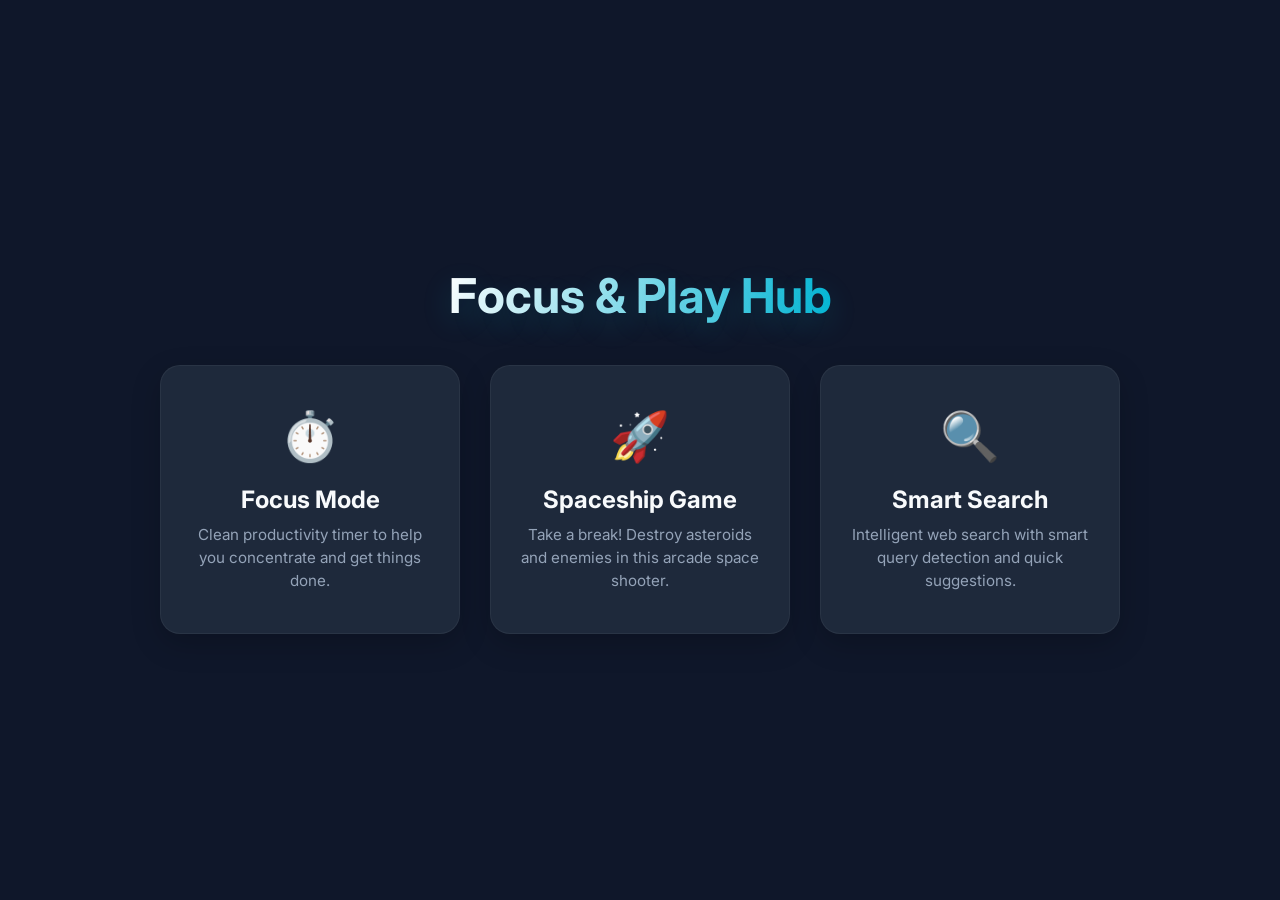
<file: new/index.html>
<!DOCTYPE html>
<html lang="en">
<head>
    <meta charset="UTF-8">
    <meta name="viewport" content="width=device-width, initial-scale=1.0">
    <title>Focus & Play Hub</title>
    <!-- Google Fonts -->
    <link href="https://fonts.googleapis.com/css2?family=Inter:wght@300;400;600;700&display=swap" rel="stylesheet">
    <!-- Link to external CSS file -->
    <link rel="stylesheet" href="style.css">
</head>
<body>

    <!-- MAIN MENU -->
    <div id="main-menu" class="screen fade-in">
        <h1 class="hero-title">Focus & Play Hub</h1>
        <div class="cards-container">
            <div class="card" onclick="openScreen('focus-mode')">
                <div class="card-icon">⏱️</div>
                <h3>Focus Mode</h3>
                <p>Clean productivity timer to help you concentrate and get things done.</p>
            </div>
            <div class="card" onclick="openScreen('game-mode'); initGame();">
                <div class="card-icon">🚀</div>
                <h3>Spaceship Game</h3>
                <p>Take a break! Destroy asteroids and enemies in this arcade space shooter.</p>
            </div>
            <div class="card" onclick="openScreen('search-mode')">
                <div class="card-icon">🔍</div>
                <h3>Smart Search</h3>
                <p>Intelligent web search with smart query detection and quick suggestions.</p>
            </div>
        </div>
    </div>

    <!-- FOCUS MODE -->
    <div id="focus-mode" class="screen hidden">
        <button class="btn btn-outline back-btn" onclick="openScreen('main-menu')">← Back to Menu</button>
        
        <div class="timer-container">
            <svg class="progress-ring" width="280" height="280">
                <circle class="progress-ring__circle-bg" stroke-width="12" fill="transparent" r="130" cx="140" cy="140"/>
                <circle class="progress-ring__circle" stroke-width="12" fill="transparent" r="130" cx="140" cy="140"/>
            </svg>
            <div class="time-display" id="time-display">25:00</div>
        </div>

        <div class="timer-controls">
            <button class="btn" id="start-btn" onclick="toggleTimer()">Start</button>
            <button class="btn btn-outline" onclick="resetTimer()">Reset</button>
        </div>
        
        <div style="display: flex; gap: 10px; align-items: center; margin-top: 10px;">
            <label for="custom-time" style="color: var(--text-muted);">Set Minutes:</label>
            <input type="number" id="custom-time" class="custom-time-input" value="25" min="1" max="120" onchange="resetTimer()">
        </div>
    </div>

    <!-- SPACESHIP GAME -->
    <div id="game-mode" class="screen hidden">
        <button class="btn btn-outline back-btn" onclick="openScreen('main-menu'); stopGame();">← Back</button>
        
        <div class="game-ui">
            <div>Score: <span id="score">0</span></div>
            <div class="lives" id="lives">❤️❤️❤️</div>
        </div>

        <canvas id="gameCanvas"></canvas>

        <div id="game-over" class="game-over-modal hidden">
            <h2>Game Over!</h2>
            <p>Your Final Score: <span id="final-score">0</span></p>
            <button class="btn" onclick="initGame()">Play Again</button>
        </div>
    </div>

    <!-- SMART SEARCH -->
    <div id="search-mode" class="screen hidden">
        <button class="btn btn-outline back-btn" onclick="openScreen('main-menu')">← Back to Menu</button>
        
        <div class="search-container">
            <h2>Smart Search</h2>
            <p style="color: var(--text-muted); margin-bottom: 25px; margin-top: 5px;">Find exactly what you need, instantly.</p>
            
            <div class="search-box">
                <input type="text" id="search-input" class="search-input" placeholder="Type anything... e.g. tea kaise banti hai" onkeypress="handleSearchKey(event)">
                <button class="btn search-btn" onclick="performSearch()">Search</button>
            </div>

            <div class="chips-container">
                <div class="chip" onclick="setSearch('Tea recipe')">Tea recipe</div>
                <div class="chip" onclick="setSearch('Coffee kaise banaye')">Coffee kaise banaye</div>
                <div class="chip" onclick="setSearch('Pasta recipe')">Pasta recipe</div>
                <div class="chip" onclick="setSearch('How to make pizza')">How to make pizza</div>
            </div>

            <!-- Loading UI -->
            <div id="search-loading" class="loading-overlay hidden">
                <div class="spinner"></div>
                <h3>Processing Smart Query...</h3>
            </div>
        </div>
    </div>

    <!-- Link to external JS file -->
    <script src="script.js"></script>
</body>
</html>
</file>
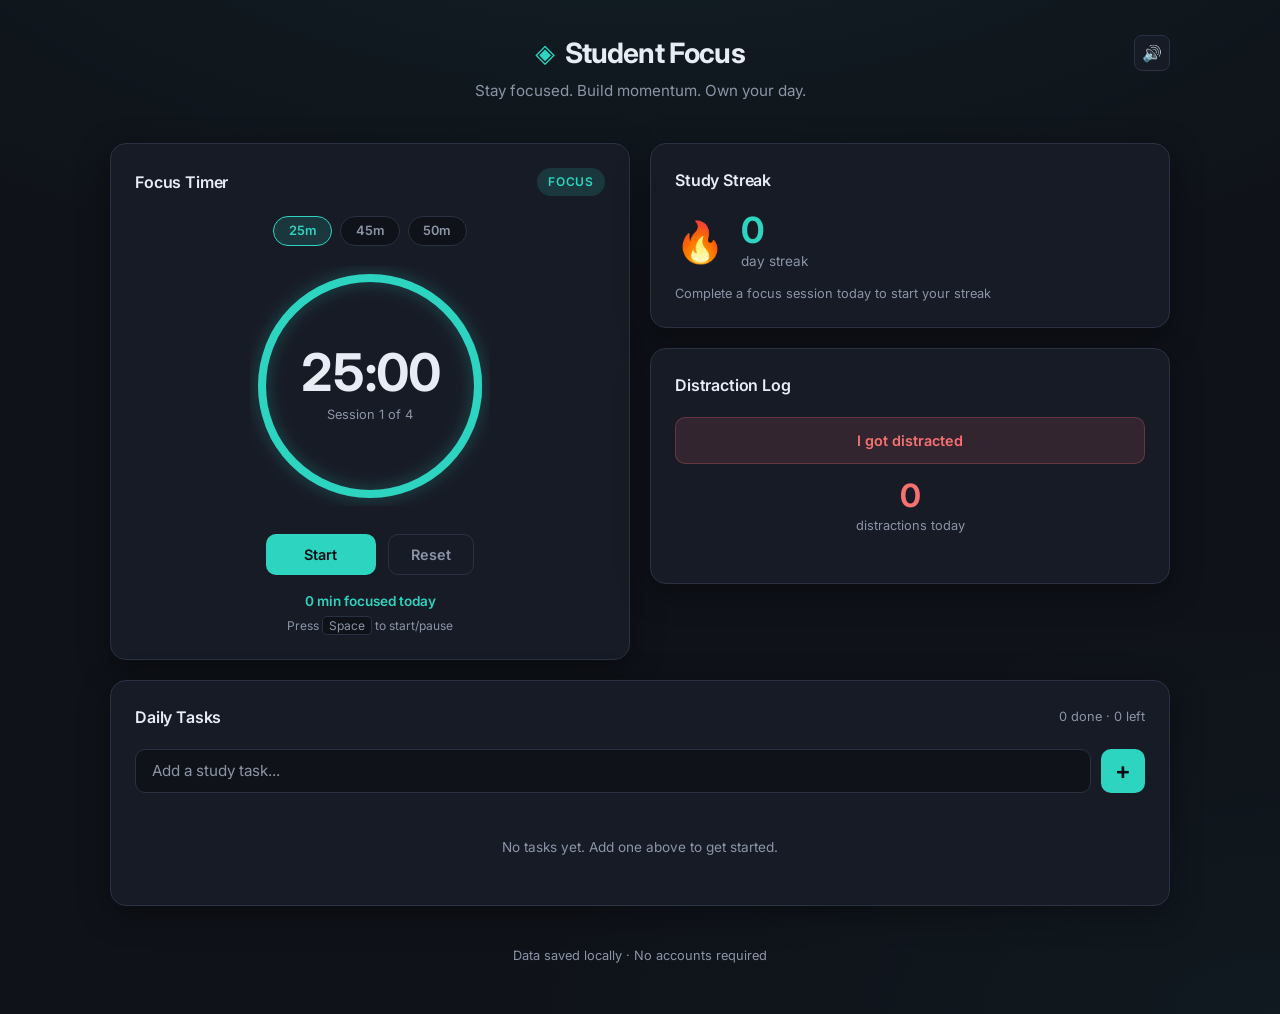
<file: student time management/index.html>
<!DOCTYPE html>
<html lang="en">
<head>
<meta charset="UTF-8" />
<meta name="viewport" content="width=device-width, initial-scale=1.0" />
<title>Student Focus Dashboard</title>
<link rel="preconnect" href="https://fonts.googleapis.com" />
<link rel="preconnect" href="https://fonts.gstatic.com" crossorigin />
<link href="https://fonts.googleapis.com/css2?family=Inter:wght@400;500;600;700;800&display=swap" rel="stylesheet" />
<link rel="stylesheet" href="style.css" />
</head>
<body>
<div class="app">
  <header class="header">
    <div class="logo">
      <span class="logo-icon">◈</span>
      <h1>Student Focus</h1>
      <button class="icon-btn" id="soundToggle" title="Toggle sound">🔊</button>
    </div>
    <p class="tagline">Stay focused. Build momentum. Own your day.</p>
  </header>

  <main class="dashboard">
    <section class="card timer-card">
      <div class="card-header">
        <h2>Focus Timer</h2>
        <div class="session-type" id="sessionType">Focus</div>
      </div>

      <div class="duration-picker" id="durationPicker">
        <button class="dur-btn active" data-min="25">25m</button>
        <button class="dur-btn" data-min="45">45m</button>
        <button class="dur-btn" data-min="50">50m</button>
      </div>

      <div class="timer-container">
        <svg class="progress-ring" width="240" height="240" viewBox="0 0 240 240">
          <circle class="progress-ring-bg" cx="120" cy="120" r="108" />
          <circle class="progress-ring-circle" id="progressCircle" cx="120" cy="120" r="108" />
        </svg>
        <div class="timer-display">
          <span id="timeDisplay">25:00</span>
          <span class="session-count" id="sessionCount">Session 1 of 4</span>
        </div>
      </div>

      <div class="timer-controls">
        <button class="btn btn-primary" id="startPauseBtn">Start</button>
        <button class="btn btn-secondary" id="resetBtn">Reset</button>
      </div>

      <p class="today-stat" id="todayStat">0 min focused today</p>
      <p class="kbd-hint">Press <kbd>Space</kbd> to start/pause</p>
    </section>

    <div class="side-column">
      <section class="card streak-card">
        <div class="card-header"><h2>Study Streak</h2></div>
        <div class="streak-content">
          <div class="flame" id="flame">🔥</div>
          <div class="streak-info">
            <span class="streak-number" id="streakCount">0</span>
            <span class="streak-label">day streak</span>
          </div>
        </div>
        <p class="streak-hint" id="streakHint">Complete a focus session today to start your streak</p>
      </section>

      <section class="card distraction-card">
        <div class="card-header"><h2>Distraction Log</h2></div>
        <button class="btn btn-distraction" id="distractBtn"><span>I got distracted</span></button>
        <div class="distraction-stats">
          <span class="distract-count" id="distractCount">0</span>
          <span class="distract-label">distractions today</span>
        </div>
        <p class="distract-message" id="distractMessage"></p>
      </section>
    </div>

    <section class="card tasks-card">
      <div class="card-header">
        <h2>Daily Tasks</h2>
        <div class="task-stats"><span id="completedCount">0</span> done · <span id="pendingCount">0</span> left</div>
      </div>

      <form class="task-form" id="taskForm">
        <input type="text" id="taskInput" placeholder="Add a study task..." autocomplete="off" maxlength="120" />
        <button type="submit" class="btn btn-add" aria-label="Add task">+</button>
      </form>

      <ul class="task-list" id="taskList"></ul>
      <p class="empty-state" id="emptyState">No tasks yet. Add one above to get started.</p>
    </section>
  </main>

  <footer class="footer"><p>Data saved locally · No accounts required</p></footer>
</div>

<audio id="sessionEndSound" preload="auto">
  <source src="[data-uri]" type="audio/wav" />
</audio>

<script src="script.js"></script>
</body>
</html>
</file>
<file: new/style.css>
/* CSS RESET & VARIABLES */
* {
    margin: 0;
    padding: 0;
    box-sizing: border-box;
    font-family: 'Inter', sans-serif;
}

:root {
    --bg-color: #0f172a; /* Dark Navy */
    --card-bg: #1e293b;
    --accent-color: #06b6d4; /* Soft Cyan */
    --accent-hover: #0891b2;
    --text-main: #f8fafc;
    --text-muted: #94a3b8;
    --danger: #ef4444;
    --success: #22c55e;
}

body {
    background-color: var(--bg-color);
    color: var(--text-main);
    overflow-x: hidden;
    min-height: 100vh;
}

/* UTILITIES & ANIMATIONS */
.hidden { display: none !important; }

.fade-in {
    animation: fadeIn 0.4s ease-out forwards;
}

@keyframes fadeIn {
    from { opacity: 0; transform: translateY(10px); }
    to { opacity: 1; transform: translateY(0); }
}

/* BUTTONS */
.btn {
    background-color: var(--accent-color);
    color: #fff;
    border: none;
    padding: 12px 24px;
    border-radius: 8px;
    font-size: 1rem;
    font-weight: 600;
    cursor: pointer;
    transition: all 0.3s ease;
    box-shadow: 0 4px 15px rgba(6, 182, 212, 0.3);
}

.btn:hover {
    background-color: var(--accent-hover);
    transform: translateY(-2px);
    box-shadow: 0 6px 20px rgba(6, 182, 212, 0.5);
}

.btn-outline {
    background-color: transparent;
    border: 2px solid var(--text-muted);
    box-shadow: none;
    color: var(--text-main);
}

.btn-outline:hover {
    border-color: var(--text-main);
    background-color: rgba(255, 255, 255, 0.05);
    transform: none;
    box-shadow: none;
}

.back-btn {
    position: absolute;
    top: 20px;
    left: 20px;
    background: rgba(255, 255, 255, 0.1);
    backdrop-filter: blur(5px);
    padding: 8px 16px;
    border-radius: 6px;
    z-index: 100;
}

/* SCREENS */
.screen {
    min-height: 100vh;
    width: 100vw;
    display: flex;
    flex-direction: column;
    align-items: center;
    position: relative;
}

/* MAIN MENU */
#main-menu {
    justify-content: center;
    padding: 20px;
}

.hero-title {
    font-size: 3rem;
    font-weight: 700;
    margin-bottom: 40px;
    text-align: center;
    background: linear-gradient(to right, #fff, var(--accent-color));
    -webkit-background-clip: text;
    -webkit-text-fill-color: transparent;
    text-shadow: 0 10px 30px rgba(6, 182, 212, 0.2);
}

.cards-container {
    display: flex;
    gap: 30px;
    flex-wrap: wrap;
    justify-content: center;
    max-width: 1000px;
}

.card {
    background: var(--card-bg);
    border: 1px solid rgba(255, 255, 255, 0.05);
    border-radius: 20px;
    padding: 40px 30px;
    width: 300px;
    text-align: center;
    cursor: pointer;
    transition: all 0.4s cubic-bezier(0.175, 0.885, 0.32, 1.275);
    box-shadow: 0 10px 30px rgba(0, 0, 0, 0.2);
}

.card:hover {
    transform: translateY(-10px) scale(1.02);
    border-color: var(--accent-color);
    box-shadow: 0 15px 40px rgba(6, 182, 212, 0.2);
}

.card-icon {
    font-size: 3rem;
    margin-bottom: 20px;
}

.card h3 {
    font-size: 1.5rem;
    margin-bottom: 10px;
}

.card p {
    color: var(--text-muted);
    font-size: 0.95rem;
    line-height: 1.5;
}

/* FOCUS MODE */
#focus-mode {
    justify-content: center;
    background: radial-gradient(circle at center, #1e1b4b, var(--bg-color));
}

.timer-container {
    position: relative;
    width: 300px;
    height: 300px;
    display: flex;
    justify-content: center;
    align-items: center;
    margin-bottom: 30px;
}

.progress-ring {
    position: absolute;
    top: 0;
    left: 0;
    transform: rotate(-90deg);
}

.progress-ring__circle-bg {
    stroke: rgba(255, 255, 255, 0.1);
}

.progress-ring__circle {
    stroke: var(--accent-color);
    stroke-dasharray: 816; /* 2 * pi * r (r=130) */
    stroke-dashoffset: 0;
    transition: stroke-dashoffset 1s linear;
    filter: drop-shadow(0 0 8px var(--accent-color));
}

.time-display {
    font-size: 4rem;
    font-weight: 700;
    z-index: 10;
}

.timer-controls {
    display: flex;
    gap: 15px;
    margin-bottom: 20px;
}

.custom-time-input {
    background: transparent;
    border: 1px solid var(--text-muted);
    color: white;
    padding: 10px;
    border-radius: 6px;
    width: 80px;
    text-align: center;
    font-size: 1rem;
}

/* SPACESHIP GAME */
#game-mode {
    background-color: #000;
    overflow: hidden;
}

canvas {
    display: block;
    width: 100vw;
    height: 100vh;
}

.game-ui {
    position: absolute;
    top: 20px;
    right: 20px;
    font-size: 1.2rem;
    font-weight: 600;
    text-align: right;
    pointer-events: none;
}

.lives { color: var(--danger); margin-top: 5px; }

.game-over-modal {
    position: absolute;
    top: 50%;
    left: 50%;
    transform: translate(-50%, -50%);
    background: rgba(15, 23, 42, 0.9);
    padding: 40px;
    border-radius: 15px;
    text-align: center;
    border: 1px solid var(--accent-color);
    box-shadow: 0 0 30px rgba(6, 182, 212, 0.4);
    backdrop-filter: blur(10px);
}

.game-over-modal h2 { font-size: 2.5rem; margin-bottom: 10px; }
.game-over-modal p { font-size: 1.2rem; margin-bottom: 25px; color: var(--text-muted); }

/* SMART SEARCH */
#search-mode {
    justify-content: center;
    padding: 20px;
}

.search-container {
    width: 100%;
    max-width: 700px;
    background: var(--card-bg);
    padding: 40px;
    border-radius: 20px;
    box-shadow: 0 10px 30px rgba(0,0,0,0.3);
    text-align: center;
}

.search-box {
    display: flex;
    width: 100%;
    margin-bottom: 25px;
    position: relative;
}

.search-input {
    flex: 1;
    padding: 18px 20px;
    font-size: 1.2rem;
    background: rgba(0,0,0,0.2);
    border: 2px solid transparent;
    border-radius: 10px 0 0 10px;
    color: white;
    outline: none;
    transition: all 0.3s;
}

.search-input:focus {
    border-color: var(--accent-color);
    background: rgba(0,0,0,0.4);
}

.search-btn {
    border-radius: 0 10px 10px 0;
    font-size: 1.1rem;
    padding: 0 30px;
}

.chips-container {
    display: flex;
    gap: 10px;
    flex-wrap: wrap;
    justify-content: center;
}

.chip {
    background: rgba(255,255,255,0.05);
    border: 1px solid rgba(255,255,255,0.1);
    padding: 8px 16px;
    border-radius: 20px;
    font-size: 0.9rem;
    cursor: pointer;
    transition: all 0.2s;
}

.chip:hover {
    background: rgba(6, 182, 212, 0.1);
    border-color: var(--accent-color);
    color: var(--accent-color);
}

.loading-overlay {
    position: absolute;
    top: 0; left: 0; right: 0; bottom: 0;
    background: rgba(15, 23, 42, 0.8);
    backdrop-filter: blur(5px);
    display: flex;
    flex-direction: column;
    justify-content: center;
    align-items: center;
    border-radius: 20px;
    z-index: 10;
}

.spinner {
    width: 50px;
    height: 50px;
    border: 4px solid rgba(255,255,255,0.1);
    border-top-color: var(--accent-color);
    border-radius: 50%;
    animation: spin 1s linear infinite;
    margin-bottom: 15px;
}

@keyframes spin { 100% { transform: rotate(360deg); } }

/* RESPONSIVE */
@media (max-width: 768px) {
    .hero-title { font-size: 2.2rem; }
    .card { width: 100%; max-width: 350px; }
    .search-box { flex-direction: column; }
    .search-input { border-radius: 10px; margin-bottom: 10px; }
    .search-btn { border-radius: 10px; padding: 15px; }
}
</file>
<file: student time management/style.css>
*, *::before, *::after { box-sizing: border-box; margin: 0; padding: 0; }

:root {
  --bg: #0f1219;
  --surface: #171b26;
  --surface-hover: #1e2433;
  --border: #2a3142;
  --text: #e8ecf4;
  --text-muted: #8b95a8;
  --accent: #2dd4bf;
  --accent-dim: rgba(45, 212, 191, 0.15);
  --accent-glow: rgba(45, 212, 191, 0.35);
  --danger: #f87171;
  --danger-dim: rgba(248, 113, 113, 0.12);
  --success: #34d399;
  --radius: 16px;
  --radius-sm: 10px;
  --shadow: 0 8px 32px rgba(0, 0, 0, 0.35);
  --font: 'Inter', system-ui, -apple-system, sans-serif;
  --transition: 0.25s cubic-bezier(0.4, 0, 0.2, 1);
}

html { font-size: 16px; -webkit-font-smoothing: antialiased; }

body {
  font-family: var(--font);
  background: var(--bg);
  color: var(--text);
  min-height: 100vh;
  line-height: 1.5;
  background-image:
    radial-gradient(ellipse 80% 50% at 50% -20%, rgba(45, 212, 191, 0.08), transparent),
    radial-gradient(ellipse 60% 40% at 100% 100%, rgba(45, 212, 191, 0.04), transparent);
}

.app { max-width: 1100px; margin: 0 auto; padding: 2rem 1.25rem 3rem; }
.header { text-align: center; margin-bottom: 2.5rem; }
.logo { display: flex; align-items: center; justify-content: center; gap: 0.6rem; margin-bottom: 0.4rem; position: relative; }
.logo-icon { font-size: 1.6rem; color: var(--accent); line-height: 1; }
.logo h1 { font-size: 1.75rem; font-weight: 700; letter-spacing: -0.03em; }
.icon-btn { position: absolute; right: 0; background: var(--surface); border: 1px solid var(--border); border-radius: 8px; width: 36px; height: 36px; cursor: pointer; font-size: 1rem; transition: var(--transition); }
.icon-btn:hover { border-color: var(--accent); }
.icon-btn.muted { opacity: 0.4; }
.tagline { color: var(--text-muted); font-size: 0.95rem; }

.dashboard {
  display: grid;
  grid-template-columns: 1fr 1fr;
  grid-template-areas: "timer side" "tasks tasks";
  gap: 1.25rem;
}
.timer-card { grid-area: timer; }
.side-column { grid-area: side; display: flex; flex-direction: column; gap: 1.25rem; }
.tasks-card { grid-area: tasks; }

@media (max-width: 800px) {
  .dashboard { grid-template-columns: 1fr; grid-template-areas: "timer" "side" "tasks"; }
}

.card { background: var(--surface); border: 1px solid var(--border); border-radius: var(--radius); padding: 1.5rem; box-shadow: var(--shadow); transition: border-color var(--transition); }
.card:hover { border-color: #363e52; }
.card-header { display: flex; align-items: center; justify-content: space-between; margin-bottom: 1.25rem; }
.card-header h2 { font-size: 1rem; font-weight: 600; letter-spacing: -0.01em; }

.session-type { font-size: 0.75rem; font-weight: 600; text-transform: uppercase; letter-spacing: 0.06em; padding: 0.3rem 0.7rem; border-radius: 999px; background: var(--accent-dim); color: var(--accent); }
.session-type.break { background: rgba(52, 211, 153, 0.15); color: var(--success); }

.duration-picker { display: flex; gap: 0.5rem; justify-content: center; margin-bottom: 1.25rem; }
.dur-btn { background: var(--bg); border: 1px solid var(--border); color: var(--text-muted); font-family: inherit; font-size: 0.8rem; font-weight: 600; padding: 0.4rem 0.9rem; border-radius: 999px; cursor: pointer; transition: var(--transition); }
.dur-btn:hover { border-color: var(--accent); color: var(--text); }
.dur-btn.active { background: var(--accent-dim); border-color: var(--accent); color: var(--accent); }
.dur-btn:disabled { opacity: 0.4; cursor: not-allowed; }

.timer-container { position: relative; width: 240px; height: 240px; margin: 0 auto 1.75rem; }
.progress-ring { transform: rotate(-90deg); }
.progress-ring-bg { fill: none; stroke: var(--border); stroke-width: 8; }
.progress-ring-circle { fill: none; stroke: var(--accent); stroke-width: 8; stroke-linecap: round; stroke-dasharray: 678.58; stroke-dashoffset: 0; transition: stroke-dashoffset 0.4s ease, stroke 0.3s ease; filter: drop-shadow(0 0 8px var(--accent-glow)); }
.progress-ring-circle.break { stroke: var(--success); filter: drop-shadow(0 0 8px rgba(52, 211, 153, 0.4)); }

.timer-display { position: absolute; inset: 0; display: flex; flex-direction: column; align-items: center; justify-content: center; }
#timeDisplay { font-size: 3.25rem; font-weight: 700; letter-spacing: -0.04em; font-variant-numeric: tabular-nums; line-height: 1; }
.session-count { margin-top: 0.4rem; font-size: 0.8rem; color: var(--text-muted); }

.timer-controls { display: flex; gap: 0.75rem; justify-content: center; margin-bottom: 1rem; }
.today-stat { text-align: center; font-size: 0.85rem; color: var(--accent); font-weight: 600; margin-bottom: 0.35rem; }
.kbd-hint { text-align: center; font-size: 0.75rem; color: var(--text-muted); }
kbd { background: var(--bg); border: 1px solid var(--border); border-radius: 4px; padding: 0.05rem 0.4rem; font-family: inherit; }

.btn { font-family: inherit; font-size: 0.9rem; font-weight: 600; border: none; border-radius: var(--radius-sm); cursor: pointer; padding: 0.7rem 1.4rem; transition: all var(--transition); display: inline-flex; align-items: center; justify-content: center; gap: 0.4rem; }
.btn-primary { background: var(--accent); color: #0a0e14; min-width: 110px; }
.btn-primary:hover { background: #5eead4; transform: translateY(-1px); box-shadow: 0 6px 20px var(--accent-glow); }
.btn-primary:active { transform: translateY(0); }
.btn-secondary { background: transparent; color: var(--text-muted); border: 1px solid var(--border); }
.btn-secondary:hover { background: var(--surface-hover); color: var(--text); border-color: #3d465c; }
.btn-add { background: var(--accent); color: #0a0e14; width: 44px; height: 44px; padding: 0; font-size: 1.5rem; border-radius: var(--radius-sm); flex-shrink: 0; }
.btn-add:hover { background: #5eead4; transform: scale(1.05); }
.btn-distraction { width: 100%; background: var(--danger-dim); color: var(--danger); border: 1px solid rgba(248, 113, 113, 0.25); padding: 0.85rem; margin-bottom: 1rem; }
.btn-distraction:hover { background: rgba(248, 113, 113, 0.2); border-color: rgba(248, 113, 113, 0.4); transform: translateY(-1px); }
.btn-distraction:active { transform: scale(0.98); }

.streak-content { display: flex; align-items: center; gap: 1rem; margin-bottom: 0.75rem; }
.flame { font-size: 2.5rem; line-height: 1; animation: flicker 2.5s ease-in-out infinite; }
.flame.pulse { animation: flamePulse 0.6s ease; }
@keyframes flicker { 0%, 100% { transform: scale(1) rotate(-2deg); opacity: 1; } 50% { transform: scale(1.08) rotate(2deg); opacity: 0.9; } }
@keyframes flamePulse { 0% { transform: scale(1); } 40% { transform: scale(1.5); } 100% { transform: scale(1); } }
.streak-number { display: block; font-size: 2.25rem; font-weight: 700; letter-spacing: -0.03em; line-height: 1; color: var(--accent); }
.streak-label { font-size: 0.85rem; color: var(--text-muted); }
.streak-hint { font-size: 0.8rem; color: var(--text-muted); }

.distraction-stats { text-align: center; margin-bottom: 0.5rem; }
.distract-count { display: block; font-size: 2rem; font-weight: 700; color: var(--danger); line-height: 1; }
.distract-label { font-size: 0.8rem; color: var(--text-muted); }
.distract-message { font-size: 0.8rem; color: var(--text-muted); text-align: center; min-height: 1.2em; transition: opacity 0.3s ease; }
.distract-message.visible { color: #fbbf24; }

.task-stats { font-size: 0.8rem; color: var(--text-muted); }
.task-form { display: flex; gap: 0.6rem; margin-bottom: 1.25rem; }
#taskInput { flex: 1; background: var(--bg); border: 1px solid var(--border); border-radius: var(--radius-sm); padding: 0.7rem 1rem; color: var(--text); font-family: inherit; font-size: 0.95rem; outline: none; transition: border-color var(--transition), box-shadow var(--transition); }
#taskInput:focus { border-color: var(--accent); box-shadow: 0 0 0 3px var(--accent-dim); }
#taskInput::placeholder { color: var(--text-muted); }

.task-list { list-style: none; display: flex; flex-direction: column; gap: 0.5rem; }
.task-item { display: flex; align-items: center; gap: 0.75rem; padding: 0.75rem 1rem; background: var(--bg); border: 1px solid var(--border); border-radius: var(--radius-sm); animation: slideIn 0.3s ease; transition: all var(--transition); }
.task-item:hover { border-color: #3d465c; }
.task-item.completed { opacity: 0.55; }
.task-item.completed .task-text { text-decoration: line-through; color: var(--text-muted); }
@keyframes slideIn { from { opacity: 0; transform: translateY(-8px); } to { opacity: 1; transform: translateY(0); } }
.task-item.removing { animation: slideOut 0.25s ease forwards; }
@keyframes slideOut { to { opacity: 0; transform: translateX(20px); height: 0; padding: 0; margin: 0; border: none; } }

.task-check { width: 22px; height: 22px; border: 2px solid var(--border); border-radius: 6px; cursor: pointer; flex-shrink: 0; display: flex; align-items: center; justify-content: center; transition: all var(--transition); background: transparent; }
.task-check:hover { border-color: var(--accent); }
.task-item.completed .task-check { background: var(--accent); border-color: var(--accent); }
.task-check svg { width: 12px; height: 12px; stroke: #0a0e14; stroke-width: 3; opacity: 0; transition: opacity var(--transition); }
.task-item.completed .task-check svg { opacity: 1; }

.task-text { flex: 1; font-size: 0.92rem; word-break: break-word; }
.task-delete { background: transparent; border: none; color: var(--text-muted); font-size: 1.3rem; line-height: 1; cursor: pointer; width: 24px; height: 24px; border-radius: 6px; flex-shrink: 0; transition: var(--transition); }
.task-delete:hover { color: var(--danger); background: var(--danger-dim); }

.empty-state { text-align: center; color: var(--text-muted); font-size: 0.85rem; padding: 1.5rem 0; }
.empty-state.hidden { display: none; }

.footer { text-align: center; margin-top: 2.5rem; }
.footer p { font-size: 0.8rem; color: var(--text-muted); }
</file>
